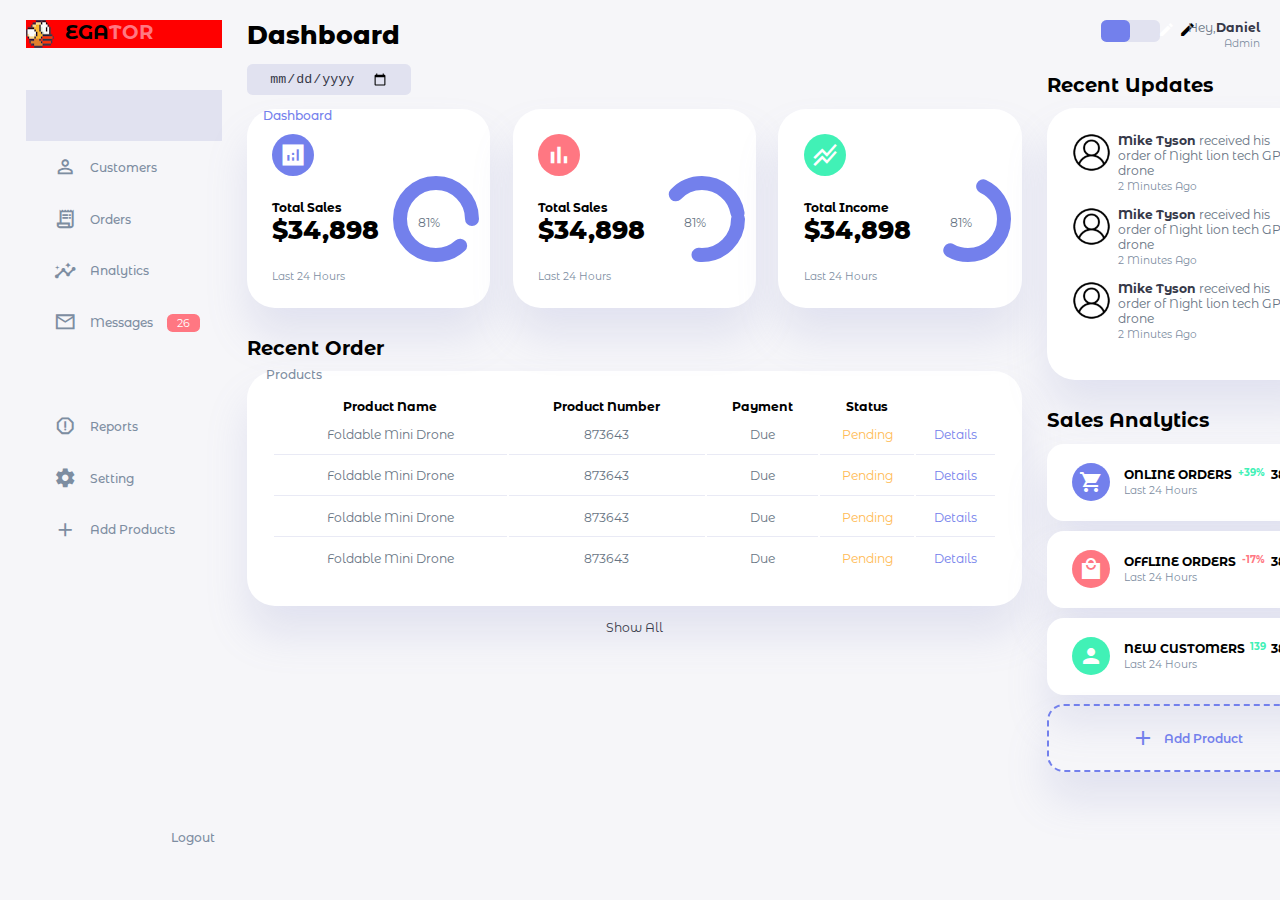
<file: index.html>
<!DOCTYPE html>
<html lang="en">
  <head>
    <meta charset="UTF-8" />
    <meta http-equiv="X-UA-Compatible" content="IE=edge" />
    <meta name="viewport" content="width=device-width, initial-scale=1.0" />
    <title>Admin Panel</title>

    <link rel="stylesheet" href="style.css" />

    <link
      href="https://fonts.googleapis.com/css2?family=Montserrat+Alternates:wght@300;400;500;700;800;900&family=Pacifico&display=swap"
      rel="stylesheet"
    />

    <link
      href="https://fonts.googleapis.com/icon?family=Material+Icons+Sharp"
      rel="stylesheet"
    />
  </head>
  <body>
    <div class="container">
      <aside>
        <div class="top">
          <div class="logo">
            <img src="./images/bird.png" alt="imgages" />
            <h2>EGA<span class="danger">TOR</span></h2>
          </div>

          <div class="close" id="close-btn">
            <span class="material-icons-sharp">close</span>
          </div>
        </div>

        <div class="sidebar">
          <a href="#" class="active">
            <span class="material-icons-sharp">grid_view</span>
            <h3>Dashboard</h3>
          </a>

          <a href="#">
            <span class="material-icons-sharp">person_outline</span>
            <h3>Customers</h3>
          </a>

          <a href="#">
            <span class="material-icons-sharp">receipt_long</span>
            <h3>Orders</h3>
          </a>

          <a href="#">
            <span class="material-icons-sharp">insights</span>
            <h3>Analytics</h3>
          </a>

          <a href="#">
            <span class="material-icons-sharp">mail_outline</span>
            <h3>Messages</h3>
            <span class="message_count">26</span>
          </a>

          <a href="#">
            <span class="material-icons-sharp">inventory</span>
            <h3>Products</h3>
          </a>

          <a href="#">
            <span class="material-icons-sharp">report_gmailerrorred</span>
            <h3>Reports</h3>
          </a>

          <a href="#">
            <span class="material-icons-sharp">settings</span>
            <h3>Setting</h3>
          </a>

          <a href="#">
            <span class="material-icons-sharp">add</span>
            <h3>Add Products</h3>
          </a>

          <a href="#" id="logout">
            <span class="material-icons-sharp">logout</span>
            <h3>Logout</h3>
          </a>
        </div>
      </aside>

      <main>
        <h1>Dashboard</h1>

        <div class="date">
          <input type="date" />
        </div>

        <div class="insight">
          <div class="sales">
            <span class="material-icons-sharp">analytics</span>
            <div class="middle">
              <div class="left">
                <h3>Total Sales</h3>
                <h1>$34,898</h1>
              </div>
              <div class="progress">
                <svg>
                  <circle cx="38" cy="38" r="36"></circle>
                </svg>

                <div class="number">
                  <p>81%</p>
                </div>
              </div>
            </div>

            <small class="text-muted">Last 24 Hours</small>
          </div>

          <div class="expenses">
            <span class="material-icons-sharp">bar_chart</span>
            <div class="middle">
              <div class="left">
                <h3>Total Sales</h3>
                <h1>$34,898</h1>
              </div>
              <div class="progress">
                <svg>
                  <circle cx="38" cy="38" r="36"></circle>
                </svg>

                <div class="number">
                  <p>81%</p>
                </div>
              </div>
            </div>

            <small class="text-muted">Last 24 Hours</small>
          </div>

          <div class="income">
            <span class="material-icons-sharp">stacked_line_chart</span>
            <div class="middle">
              <div class="left">
                <h3>Total Income</h3>
                <h1>$34,898</h1>
              </div>
              <div class="progress">
                <svg>
                  <circle cx="38" cy="38" r="36"></circle>
                </svg>

                <div class="number">
                  <p>81%</p>
                </div>
              </div>
            </div>

            <small class="text-muted">Last 24 Hours</small>
          </div>
        </div>

        <div class="recent-order">
          <h2>Recent Order</h2>
          <table>
            <thead>
              <tr>
                <th>Product Name</th>
                <th>Product Number</th>
                <th>Payment</th>
                <th>Status</th>
                <th></th>
              </tr>
            </thead>
            <tbody>
              <tr>
                <td>Foldable Mini Drone</td>
                <td>873643</td>
                <td>Due</td>
                <td class="warning">Pending</td>
                <td class="primary">Details</td>
              </tr>

              <tr>
                <td>Foldable Mini Drone</td>
                <td>873643</td>
                <td>Due</td>
                <td class="warning">Pending</td>
                <td class="primary">Details</td>
              </tr>

              <tr>
                <td>Foldable Mini Drone</td>
                <td>873643</td>
                <td>Due</td>
                <td class="warning">Pending</td>
                <td class="primary">Details</td>
              </tr>

              <tr>
                <td>Foldable Mini Drone</td>
                <td>873643</td>
                <td>Due</td>
                <td class="warning">Pending</td>
                <td class="primary">Details</td>
              </tr>

              <!-- <tr>
                            
                            <td>Foldable Mini Drone</td>
                            <td>873643</td>
                            <td>Due</td>
                            <td class="warning">Pending</td>
                            <td class="primary">Details</td>
                            
                        </tr> -->

              <!-- <tr>
                            
                            <td>Foldable Mini Drone</td>
                            <td>873643</td>
                            <td>Due</td>
                            <td class="warning">Pending</td>
                            <td class="primary">Details</td>
                            
                        </tr> -->
            </tbody>
          </table>

          <a href="#">Show All</a>
        </div>
      </main>

      <div class="right">
        <div class="top">
          <button id="menu-btn">
            <span class="material-icons-sharp">menu</span>
          </button>
          <div class="theme-toggler">
            <span class="material-icons-sharp active">light_mode</span>
            <span class="material-icons-sharp">dark_mode</span>
          </div>

          <div class="profile">
            <div class="info">
              <p>Hey,<b>Daniel</b></p>
              <small class="text-muted">Admin</small>
            </div>
            <div class="profile-photo">
              <img src="./images/profile.png" alt="" />
            </div>
          </div>
        </div>

        <div class="recent-updates">
          <h2>Recent Updates</h2>
          <div class="updates">
            <div class="update">
              <div class="profile-photo">
                <img src="./images/profile.png" alt="" />
              </div>
              <div class="message">
                <p>
                  <b>Mike Tyson</b> received his order of Night lion tech GPS
                  drone
                </p>
                <small class="text-muted">2 Minutes Ago</small>
              </div>
            </div>

            <div class="update">
              <div class="profile-photo">
                <img src="./images/profile.png" alt="" />
              </div>
              <div class="message">
                <p>
                  <b>Mike Tyson</b> received his order of Night lion tech GPS
                  drone
                </p>
                <small class="text-muted">2 Minutes Ago</small>
              </div>
            </div>

            <div class="update">
              <div class="profile-photo">
                <img src="./images/profile.png" alt="" />
              </div>
              <div class="message">
                <p>
                  <b>Mike Tyson</b> received his order of Night lion tech GPS
                  drone
                </p>
                <small class="text-muted">2 Minutes Ago</small>
              </div>
            </div>
          </div>
        </div>

        <div class="sales-analytics">
          <h2>Sales Analytics</h2>
          <div class="item online">
            <div class="icon">
              <span class="material-icons-sharp">shopping_cart </span>
            </div>
            <div class="right">
              <div class="info">
                <h3>ONLINE ORDERS</h3>
                <small class="text-muted">Last 24 Hours</small>
              </div>
              <h5 class="success">+39%</h5>
              <h3>3849</h3>
            </div>
          </div>

          <div class="item offline">
            <div class="icon">
              <span class="material-icons-sharp">local_mall </span>
            </div>
            <div class="right">
              <div class="info">
                <h3>OFFLINE ORDERS</h3>
                <small class="text-muted">Last 24 Hours</small>
              </div>
              <h5 class="danger">-17%</h5>
              <h3>3849</h3>
            </div>
          </div>

          <div class="item customers">
            <div class="icon">
              <span class="material-icons-sharp">person </span>
            </div>
            <div class="right">
              <div class="info">
                <h3>NEW CUSTOMERS</h3>
                <small class="text-muted">Last 24 Hours</small>
              </div>
              <h5 class="success">139</h5>
              <h3>3849</h3>
            </div>
          </div>

          <div class="item add-product">
            <div>
              <span class="material-icons-sharp">add</span>
              <h3>Add Product</h3>
            </div>
          </div>
        </div>
      </div>
    </div>

    <script src="script.js"></script>
  </body>
</html>
</file>
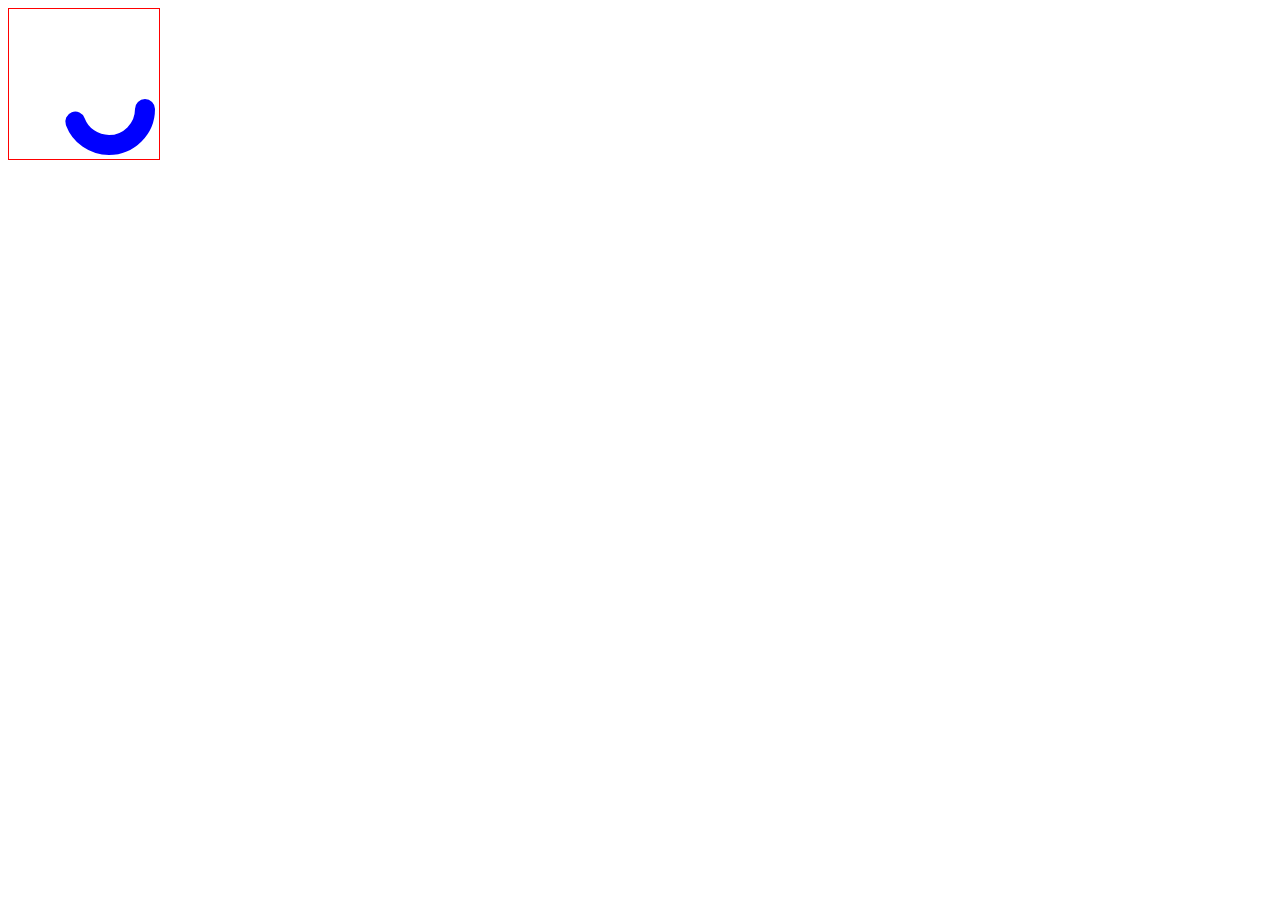
<file: prac.html>
<!DOCTYPE html>
<html lang="en">
  <head>
    <meta charset="UTF-8" />
    <meta http-equiv="X-UA-Compatible" content="IE=edge" />
    <meta name="viewport" content="width=device-width, initial-scale=1.0" />
    <title>Document</title>
    <link rel="stylesheet" href="style2.css" />
  </head>
  <body>
    <svg style="width: 150; height: 150">
      <circle cx="100" cy="100" r="36"></circle>
    </svg>
  </body>
</html>
</file>
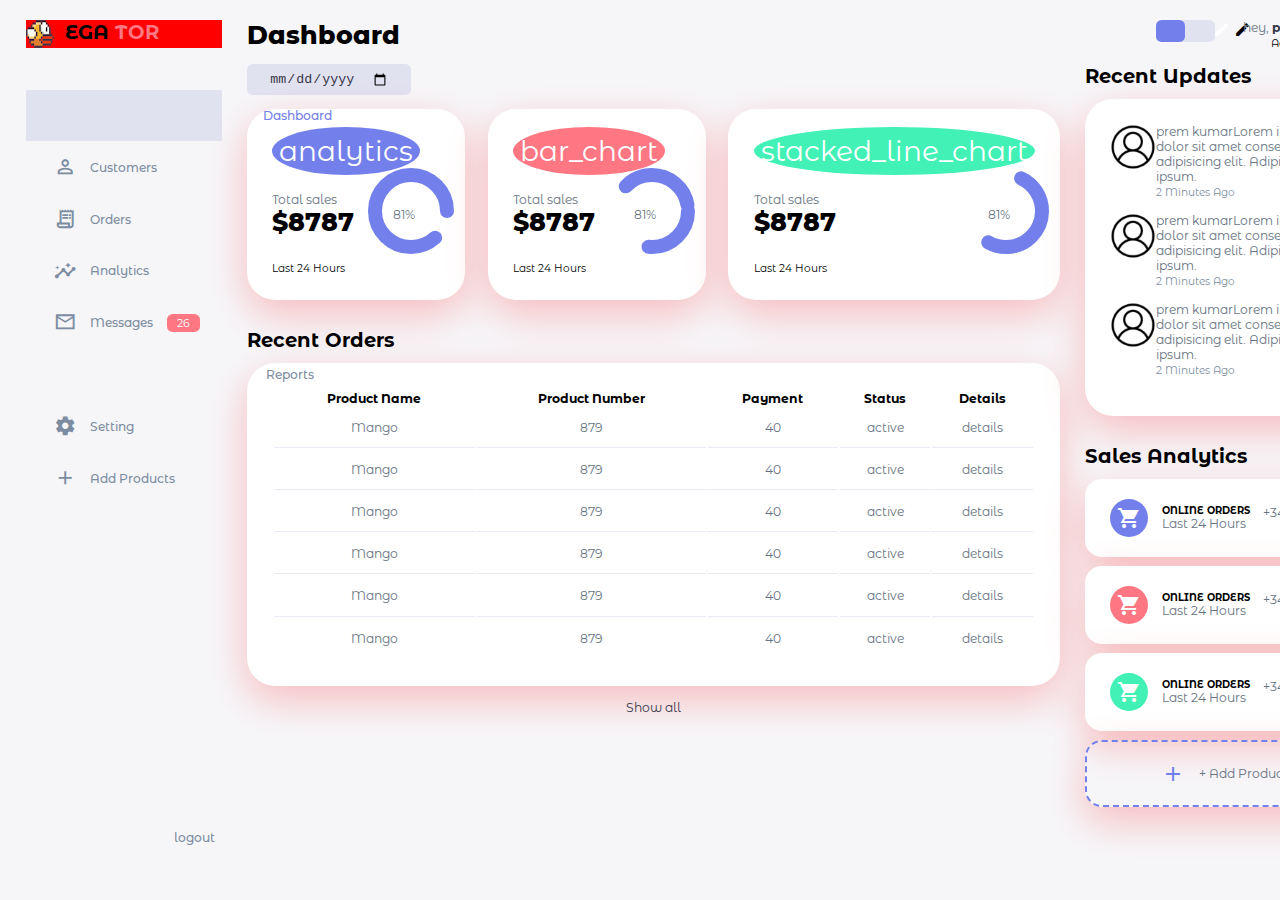
<file: practice.html>
<!DOCTYPE html>
<html lang="en">
  <head>
    <meta charset="UTF-8" />
    <meta http-equiv="X-UA-Compatible" content="IE=edge" />
    <meta name="viewport" content="width=device-width, initial-scale=1.0" />
    <title>Document</title>
    <link rel="stylesheet" href="practice.css" />
    <link
      href="https://fonts.googleapis.com/css2?family=Montserrat+Alternates:wght@300;400;500;700;800;900&family=Pacifico&display=swap"
      rel="stylesheet"
    />

    <link
      href="https://fonts.googleapis.com/icon?family=Material+Icons+Sharp"
      rel="stylesheet"
    />
  </head>
  <body>
    <div class="container">
      <aside>
        <div class="side_menu">
          <div class="top">
            <div class="logo">
              <img src="images/bird.png" alt="logo" />
              <h2>EGA <span class="danger">TOR</span></h2>
            </div>
            <div class="close" id="close-btn">
              <span class="material-icons-sharp"> close </span>
            </div>
          </div>

          <div class="side_menu_list">
            <a href="#" class="active">
              <span class="material-icons-sharp"> grid_view </span>
              <h3>Dashboard</h3>
            </a>
            <a href="#">
              <span class="material-icons-sharp"> person_outline </span>
              <h3>Customers</h3>
            </a>
            <a href="#">
              <span class="material-icons-sharp"> receipt_long </span>
              <h3>Orders</h3>
            </a>
            <a href="#">
              <span class="material-icons-sharp"> insights </span>
              <h3>Analytics</h3>
            </a>
            <a href="#">
              <span class="material-icons-sharp"> mail_outline </span>
              <h3>Messages</h3>
              <span class="message_count">26</span>
            </a>
            <a href="#">
              <span class="material-icons-sharp"> inventory </span>
              <h3>Reports</h3>
            </a>
            <a href="#">
              <span class="material-icons-sharp"> settings </span>
              <h3>Setting</h3>
            </a>

            <a href="#">
              <span class="material-icons-sharp"> add </span>
              <h3>Add Products</h3>
            </a>
            <a href="#" id="logout">
              <span class="material-icons-sharp"> logout </span>
              <h3>logout</h3>
            </a>
          </div>
        </div>
      </aside>

      <main>
        <h1>Dashboard</h1>

        <div class="date">
          <input type="date" />
        </div>

        <div class="main_header">
          <div class="sales">
            <span class="material_icon_sharp">analytics</span>

            <div class="main_row_content">
              <div class="main_row_content_value">
                <p>Total sales</p>
                <h1>$8787</h1>
              </div>

              <div class="progress_bar">
                <svg>
                  <circle cx="38" cy="38" r="36"></circle>
                </svg>
                <div class="number">
                  <p>81%</p>
                </div>
              </div>
            </div>
            <small class="text_muted">Last 24 Hours</small>
          </div>

          <div class="expenses">
            <span class="material_icon_sharp">bar_chart</span>

            <div class="main_row_content">
              <div class="main_row_content_value">
                <p>Total sales</p>
                <h1>$8787</h1>
              </div>

              <div class="progress_bar">
                <svg>
                  <circle cx="38" cy="38" r="36"></circle>
                </svg>
                <div class="number">
                  <p>81%</p>
                </div>
              </div>
            </div>
            <small class="text_muted">Last 24 Hours</small>
          </div>

          <div class="income">
            <span class="material_icon_sharp">stacked_line_chart</span>

            <div class="main_row_content">
              <div class="main_row_content_value">
                <p>Total sales</p>
                <h1>$8787</h1>
              </div>

              <div class="progress_bar">
                <svg>
                  <circle cx="38" cy="38" r="36"></circle>
                </svg>
                <div class="number">
                  <p>81%</p>
                </div>
              </div>
            </div>
            <small class="text_muted">Last 24 Hours</small>
          </div>
        </div>

        <div class="recent_order">
          <h2>Recent Orders</h2>

          <table>
            <thead>
              <tr>
                <th>Product Name</th>
                <th>Product Number</th>
                <th>Payment</th>
                <th>Status</th>
                <th>Details</th>
              </tr>
            </thead>
            <tbody>
              <tr>
                <td>Mango</td>
                <td>879</td>
                <td>40</td>
                <td>active</td>
                <td>details</td>
              </tr>
              <tr>
                <td>Mango</td>
                <td>879</td>
                <td>40</td>
                <td>active</td>
                <td>details</td>
              </tr>

              <tr>
                <td>Mango</td>
                <td>879</td>
                <td>40</td>
                <td>active</td>
                <td>details</td>
              </tr>
              <tr>
                <td>Mango</td>
                <td>879</td>
                <td>40</td>
                <td>active</td>
                <td>details</td>
              </tr>
              <tr>
                <td>Mango</td>
                <td>879</td>
                <td>40</td>
                <td>active</td>
                <td>details</td>
              </tr>
              <tr>
                <td>Mango</td>
                <td>879</td>
                <td>40</td>
                <td>active</td>
                <td>details</td>
              </tr>
            </tbody>
          </table>

          <a href="#">Show all</a>
        </div>
      </main>

      <div class="right_section">
        <div class="right_top">
          <button id="menu_btn">
            <span class="material-icons-sharp">menu</span>
          </button>
          <div class="theme_change">
            <span class="material-icons-sharp active">light_mode</span>
            <span class="material-icons-sharp">dark_mode</span>
          </div>

          <div class="user_name">
            <div class="info">
              <p>hey,<b> prem</b></p>
              <small>Admin</small>
            </div>

            <div class="profile_photo">
              <img src="images/profile.png" alt="profile" />
            </div>
          </div>
        </div>

        <div class="recent_updates">
          <h2>Recent Updates</h2>
          <div class="recent_updated_row">
            <div class="update">
              <div class="profile_photo">
                <img src="images/profile.png" alt="" />
              </div>
              <div class="message">
                <p>
                  <span class="recent_updates_name">prem kumar</span>Lorem ipsum
                  dolor sit amet consectetur adipisicing elit. Adipisci, ipsum.
                </p>
                <small class="text-muted">2 Minutes Ago</small>
              </div>
            </div>

            <div class="update">
              <div class="profile_photo">
                <img src="images/profile.png" alt="" />
              </div>
              <div class="message">
                <p>
                  <span class="recent_updates_name">prem kumar</span>Lorem ipsum
                  dolor sit amet consectetur adipisicing elit. Adipisci, ipsum.
                </p>
                <small class="text-muted">2 Minutes Ago</small>
              </div>
            </div>

            <div class="update">
              <div class="profile_photo">
                <img src="images/profile.png" alt="" />
              </div>
              <div class="message">
                <p>
                  <span class="recent_updates_name">prem kumar</span>Lorem ipsum
                  dolor sit amet consectetur adipisicing elit. Adipisci, ipsum.
                </p>
                <small class="text-muted">2 Minutes Ago</small>
              </div>
            </div>
          </div>
        </div>

        <div class="sales_analytics">
          <h2>Sales Analytics</h2>

          <div class="sales_analytics_in">
            <div class="sales_ana_row online">
              <div class="icon">
                <span class="material-icons-sharp"> shopping_cart </span>
              </div>
              <div class="right">
                <div class="sales_ana_col1">
                  <h5>ONLINE ORDERS</h5>
                  <p>Last 24 Hours</p>
                </div>
                <!-- <div class="sales_ana_col2"> -->
                <p>+34%</p>
                <!-- </div> -->
                <!-- <div class="sales_ana_col3"> -->
                <p>3849</p>
                <!-- </div> -->
              </div>
            </div>

            <div class="sales_ana_row offline">
              <div class="icon">
                <span class="material-icons-sharp"> shopping_cart </span>
              </div>
              <div class="right">
                <div class="sales_ana_col1">
                  <h5>ONLINE ORDERS</h5>
                  <p>Last 24 Hours</p>
                </div>
                <div class="sales_ana_col2">
                  <p>+34%</p>
                </div>
                <div class="sales_ana_col3">
                  <p>3849</p>
                </div>
              </div>
            </div>

            <div class="sales_ana_row customers">
              <div class="icon">
                <span class="material-icons-sharp"> shopping_cart </span>
              </div>
              <div class="right">
                <div class="sales_ana_col1">
                  <h5>ONLINE ORDERS</h5>
                  <p>Last 24 Hours</p>
                </div>
                <div class="sales_ana_col2">
                  <p>+34%</p>
                </div>
                <div class="sales_ana_col3">
                  <p>3849</p>
                </div>
              </div>
            </div>

            <div class="sales_ana_row add_product">
              <div>
                <span class="material-icons-sharp">add</span>
              </div>
              <p>+ Add Product</p>
            </div>
          </div>
        </div>
      </div>
    </div>

    <script src="practice.js"></script>
  </body>
</html>
</file>
<file: style.css>
:root{
    --color-primary: #7380ec;
    --color-danger: #ff7782;
    --color-success: #41f1b6;
    --color-warning: #ffbb55;
    --color-white: #fff;
    --color-info-light: #dce1eb;
    --color-info-dark: #7d8da1;
    --color-dark: #363949;
    --color-light:rgba(132, 139, 200, 0.18);
    --color-primary-variant: #111e88;
    --color-dark-variant: #677483;
    --color-background: #f6f6f9;

    --card-border-radius: 2rem;
    --border-radius-1 : 0.4rem;
    --border-radius-2 : 0.8rem;
    --border-radius-3 : 1.2rem;

    --card-padding: 1.8rem;
    --padding-1: 1.2rem;

    --box-shadow: 0 2rem 3rem var(--color-light);


}

 /* DARK THEME VARIABLE */

.dark-theme-variables {
    --color-background: #181a1e;
    --color-white : #202528;
    --color-dark : #edeffd;
    --color-dark-variant: #a3bdcc;
    --color-light: rgba(0,0,0,0.4);
    --box-shadow: 0 2rem 3rem var(--color-light);
}

*{
    margin: 0;
    padding: 0;
    outline: 0;
    appearance: none;
    border: 0;
    text-decoration: none;
    list-style: none;
    box-sizing: border-box;
}

html{
    font-size: 14px;
}

body{
    font-family: 'Montserrat Alternates', sans-serif;
    width: 100vw;
    height: 100vh;
    font-size: 0.88rem;
    background: var(--color-background);
    user-select: none;
    overflow-x: hidden;
    /* background: var(--color-dark); */
}

.container{
    display: grid;
    width: 96%;
    margin: 0 auto;
    gap: 1.8rem;
    grid-template-columns: 14rem auto 20rem;
}
a{
    color: var(--color-dark);
}

img{
    display: block;
    width: 100%;
}

h1{
    font-weight: 800;
    font-size: 1.8rem;
}

h2{
  
    font-size: 1.4rem;
}

h3{

    font-size: 0.87rem;
}

h4{

    font-size: 0.8rem;
}

h5{
    font-size: 0.7rem;
}

small{
    font-size: 0.75rem;
}

.profile-photo{
    width: 2.8rem;
    height: 2.8rem;
    border-radius: 50%;
    overflow: hidden;
}

.text-muted{
    color: var(--color-info-dark);
}

p{
    color: var(--color-dark-variant);
}

b{
    color: var(--color-dark);
}

.primary{
    color: var(--color-primary);
}

.danger{
    color: var(--color-danger);
}

.success{
    color: var(--color-success);
}

.warning{
    color: var(--color-warning);
}

/* //////////////   start of design ///////////////////////  */

aside{
    height: 100vh;
   
}

aside .top{

    background: red;
    display: flex;
    align-items: center;
    justify-content: space-between;
    margin-top: 1.4rem;
}

aside .logo{

    display: flex;
    gap: 0.8rem;
   
}

aside .logo img{
    width: 2rem;
    height: 2rem;
}

aside .close{
    display: none;
}

/* =============================== SIDE BAR  ===================== */


aside .sidebar{
    /* background: yellow; */
    display: flex;
    flex-direction: column;
    height: 86vh;
    position: relative;
    top: 3rem;
}

aside h3{
    font-weight: 500;
}

aside .sidebar a{
    display: flex;
    color: var(--color-info-dark);
    margin-left: 2rem;
    gap: 1rem;
    align-items: center;
    position: relative;
    height: 3.7rem;
    transition: all 300ms ease;
   
}

aside .sidebar a span{
    font-size: 1.6rem;
    transition: all 300ms ease;
}

#logout{
   
    position: absolute;
    right: 0.5rem;
    bottom: 0;

}

aside .sidebar a.active{
    background: var(--color-light);
    color: var(--color-primary);
    margin-left: 0;
}

 aside .sidebar a.active::before{
    content: "";
    width: 6px;
    height: 100%;
    background: var(--color-primary);
}


aside .sidebar a.active span{
    color: var(--color-primary);
    margin-left: calc(1rem - 3px);
}

aside .sidebar a:hover{
    color: var(--color-primary);

}

aside .sidebar a:hover span{
    margin-left: 1rem;
}

aside .sidebar .message_count{

    background: var(--color-danger);
    color: var(--color-white);
    padding: 2px 10px;
    font-size: 11px;
    border-radius: var(--border-radius-1);
}


/* =========== MEDIUM ================ */

main{
    margin-top: 1.4rem;

}

main .date{
    display: inline-block;
    background: var(--color-light);
    border-radius: var(--border-radius-1);
    margin-top: 1rem;
    padding: 0.5rem 1.6rem;
}

main .date input[type="date"] {
    background: transparent;
    color: var(--color-dark);
}

main .insight{
    display: grid;
    grid-template-columns: repeat(3, 1fr);
    gap: 1.6rem;
}

main .insight > div{
    background: var(--color-white);
    padding: var(--card-padding);
    border-radius: var(--card-border-radius);
    margin-top: 1rem;
    box-shadow: var(--box-shadow);
    transition: all 300ms ease;
    /* border: 1px solid red; */
}

main .insight > div:hover{

    box-shadow: none;

}

main .insight > div span{
    background: var(--color-primary);
    padding: 0.5rem;
    border-radius: 50%;
    color: var(--color-white);
    font-size: 2rem;
}

main .insight > div.expenses span{

    background: var(--color-danger);
}

main .insight > div.income span{

    background: var(--color-success);
}
main .insight > div .middle{
    display: flex;
    align-items: center;
    justify-content: space-between;
}
main .insight .progress{
    /* border: 1px solid green; */
    position: relative;
    width: 72px;
    height: 92px;
    border-radius: 50%;
    margin-left: 1rem;

}

main .insight svg{
    /* background: red; */
    width: 7rem;
    height: 7rem;
   
   
}
main .insight svg circle{
    fill: none;
    stroke: var(--color-primary);
    stroke-width: 14;
    stroke-linecap: round;
    transform: translate(5px, 5px);
    stroke-dasharray: 110;
    stroke-dashoffset: 92;
}

main .insight  .sales svg circle {
    stroke-dashoffset: -30;
    stroke-dasharray: 200;

}

main .insight  .expenses svg circle {
    stroke-dashoffset: 20;
    stroke-dasharray: 80;

}

main .insight .income svg circle {
    stroke-dashoffset: 35;
    stroke-dasharray: 110;

}

main .insight .progress .number{
    /* background: red; */
    position: absolute;
    top: 0;
    left: 0;
    height: 100%;
    width: 100%;
    display: flex;
    justify-content: center;
    align-items: center;

}


/* ================ RECENT ORDERS ========================= */

main .recent-order{
    margin-top: 2rem;
}

main .recent-order h2{
    margin-bottom: 0.8rem;
}

main .recent-order table{
    background: var(--color-white);
    width: 100%;
    border-radius: var(--card-border-radius);
    padding: var(--card-padding);
    text-align: center;
    box-shadow: var(--box-shadow);

}

main .recent-order table:hover{
    box-shadow: none;
}

main table tbody td{
    height: 2.8rem;
    border-bottom: 1px solid var(--color-light);
    color: var(--color-dark-variant);
}

main table tbody tr:last-child td{

    border: none;
}


main .recent-order a{
    display: block;
    text-align: center;
    padding: 1rem;
}

/* ============= RIGHT  ================================== */

.right{
    margin-top: 1.4rem;
}

.right .top{
    display: flex;
    justify-content: end;
    gap: 2rem;
    /* background: gray; */

}
.right .top button{
    display: none;
}

.right .theme-toggler{
    background: var(--color-light);
    display: flex;
    justify-content: space-between;
    /* border: 1px solid red; */
    align-items: center;
    height: 1.6rem;
    width: 4.2rem;
    cursor: pointer;
    border-radius: var(--border-radius-1);
}

.right .theme-toggler span{
    /* border: 1px solid blue; */
    font-size: 1.2rem;
    width: 50%;
    height: 100%;
    display: flex;
    align-items: center;
    justify-content: center;


}

.right .theme-toggler span.active {
    background: var(--color-primary);
    color: white;
    border-radius: var(--border-radius-1);
}

.right .top .profile{
    display: flex;
    gap: 2rem;
    text-align: right;
}

/* ============== RECENT UPDATES ==================== */
.right .recent-updates{
    margin-top: 1rem;
}

.right .recent-updates h2{
    margin-bottom: 0.8rem;
}

.right .recent-updates .updates{
    background: var(--color-white);
    padding: var(--card-padding);
    border-radius: var(--card-border-radius);
    box-shadow: var(--box-shadow);
    transition: all 300ms ease;
}

.right .recent-updates .updates:hover{
    box-shadow: none;
    
}

.right .recent-updates .updates .update{
    display: grid;
    grid-template-columns: 20% auto;
    margin-bottom: 1rem;
    /* background: #41f1b6; */

}

/* =============== SALES ANALYTICS  ======================== */

.right .sales-analytics{
    margin-top: 2rem;
}

.right .sales-analytics h2{
    margin-bottom: 0.8rem;
}

.right .sales-analytics .item{
    background: var(--color-white);
    display: flex;
    align-items: center;
    gap: 1rem;
    margin-bottom: 0.7rem;
    padding: 1.4rem var(--card-padding);
    border-radius: var(--border-radius-3);
    box-shadow: var(--box-shadow);
    transition: all 300ms ease;
}

.right .sales-analytics .item:hover{
    box-shadow: none;
}

.right .sales-analytics .item .right{
    display: flex;
    justify-content: space-between;
    align-items: flex-start;
    margin: 0;
    width: 100%;
}

.right .sales-analytics .item .icon{
    padding: 0.5rem;
    color: var(--color-white);
    border-radius: 50%;
    background: var(--color-primary);
    display: flex;
}

.right .sales-analytics .item.offline .icon{
    background: var(--color-danger);
}

.right .sales-analytics .item.customers .icon{
    background: var(--color-success);
}

.right .sales-analytics .add-product {
    background-color: transparent;
    border: 2px dashed var(--color-primary);
    color: var(--color-primary);
    display: flex;
    align-items: center;
    justify-content: center;
}

.right .sales-analytics .add-product div{
    display: flex;
    align-items: center;
    gap: 0.6rem;
}

.right .sales-analytics .add-product div h3{
   font-weight: 600;
}

/* ================= MEDIA QUERIES FOR TABLET============================== */

@media screen and (max-width: 1200px) {
  
    .container{
       
        width: 94%;
        grid-template-columns: 7rem auto 20rem;
    }

    aside .logo h2{
        display: none;
    }

    aside .sidebar h3{
        display: none;
    }

    aside .sidebar a{

        width: 5.6rem;
       
    }

    aside .sidebar a:last-child{
        position: relative;
        margin-top: 1.8rem;
    }

    main .insight{
        grid-template-columns: 1fr;
        gap: 0;
    }

    main .recent-order{
        width: 94%;
        position: absolute;
        left: 50%;
        transform: translateX(-50%);
        /* margin: 2rem 0 0 8.8rem; */
    }

    main .recent-order table{
        width: 83vw;
    }

}

/* ========== MEDIA QUERIES PHONE==================== */

@media screen and (max-width: 600px){

    .container{
        width: 100%;
        grid-template-columns: 1fr;
    }

    aside{
        position: fixed;
        left: -100%;
        background: var(--color-white);
        width: 18rem;
        z-index: 3;
        box-shadow: 1rem 3rem 4rem var(--color-light);
        height: 100vh;
        padding-right: var(--card-padding);
        display: none;
        animation: showMenu 400ms ease forwards;

    }

    @keyframes showMenu {
        to{
            left: 0;
        }
    }

    aside .logo{
        margin-left: 1rem;
    }
    aside .logo h2{
        display: inline;
    }

    aside .sidebar h3{
        display: inline;
    }

    aside .sidebar a{
        width: 100%;
        height: 3.4rem;
    }

    aside .sidebar a:last-child{
        position: absolute;
        bottom: 5rem;
    }

    aside .close{
        display: inline-block;
        cursor: pointer;
    }


    main {
        margin-top: 8rem;
        padding: 0 1rem;
    }

    main .recent-order{
        position: relative;
        margin: 3rem 0 0 0;
        width: 100%;
    }

    main .recent-order table{
        width: 100%;
        margin: 0;
    }

    .right{
        width: 94%;
        margin: 0 auto 4rem;
    }

    .right .top{

        /* border: 1px solid salmon; */
        position: fixed;
        top: 0;
        left: 0;
        align-items: center;
        padding: 0 0.8rem;
        height: 4.6rem;
        background: var(--color-white);
        width: 100%;
        margin: 0;
        z-index: 2;
        box-shadow: 0 1rem 1rem var(--color-light);
    }

    .right .top .theme-toggler {
        width: 4.4rem;
        position: absolute;
        left: 66%;

    }

    .right .profile .info{
        display: none;
    }
    .right .top button{
        /* border: 1px solid yellow; */
        display: inline-block;
        background: transparent;
        cursor: pointer;
        color: var(--color-dark);
        position: absolute;
        left: 1rem;
    }

    .right .top button span{
        font-size: 2rem;
    }
    
}
</file>
<file: style2.css>
circle{
    fill: none;
    stroke-width: 20px;
    stroke: blue;
    stroke-linecap: round;
    stroke-dashoffset: 30;
    stroke-dasharray: 130;

}

svg{
    border: 1px solid red;
}
</file>
<file: practice.css>
:root{
    --color-primary: #7380ec;
    --color-danger2: #ff7782;
    --color-success: #41f1b6;
    --color-warning: #ffbb55;
    --color-white: #fff;
    --color-info-light: #dce1eb;
    --color-info-dark: #7d8da1;
    --color-dark: #363949;
    --color-light:rgba(132, 139, 200, 0.18);
    --color-primary-variant: #111e88;
    --color-dark-variant: #677483;
    --color-background: #f6f6f9;

    --card-border-radius: 2rem;
    --border-radius-1 : 0.4rem;
    --border-radius-2 : 0.8rem;
    --border-radius-3 : 1.2rem;

    --card-padding: 1.8rem;
    --padding-1: 1.2rem;

    --box-shadow: 0 2rem 3rem var(--color-light);
    --box-shadow2: 0 1rem 3rem rgba(255, 0, 0, 0.241);

}
/* Dark theme variable */

.dark-theme-variable{
    --color-background: #181a1e;
    --color-white : #202528;
    --color-dark: #edeffd;
    --color-dark-variant: #a3bdcc;
    --color-light: rgba(0,0,0,0.4);
    --box-shadow: 0 2rem 3rem var(--color-light);
}


a{
    text-decoration: none;
}

*{
    margin: 0;
    padding: 0;
    outline: 0;
    box-sizing: border-box; 
    appearance: none;
    text-decoration: none;
    list-style: none;
    border: 0;
}

html{
    font-size: 14px;
}

body{
    font-family: 'Montserrat Alternates',sans-serif;
    width: 100%;
    height: 100vh;
    font-size: 0.88rem;
    background: var(--color-background);
    user-select: none;
    overflow-x: hidden;
}


/*               CONTAINER                   */

.container{
   display: grid;
   width: 96%;
    margin: 0 auto;
    gap: 1.8rem;
    grid-template-columns: 14rem auto 20rem;
    /* background-color: #f6f6f9; */
}

a{
    color: var(--color-dark);
}

img{
    display: block;
    width: 100%;
}

h1{
    font-weight: 800;
    font-size: 1.8rem;
}

h2{
  
    font-size: 1.4rem;
}

h3{

    font-size: 0.87rem;
}

h4{

    font-size: 0.8rem;
}

h5{
    font-size: 0.7rem;
}

small{
    font-size: 0.75rem;
}


.profile-photo{
    width: 2.8rem;
    height: 2.8rem;
    border-radius: 50%;
    overflow: hidden;
}

.text-muted{
    color: var(--color-info-dark);
}

p{
    color: var(--color-dark-variant);
}

b{
    color: var(--color-dark);
}

.primary{
    color: var(--color-primary);
}

.danger{
    color: var(--color-danger2);
}

.success{
    color: var(--color-success);
}

.warning{
    color: var(--color-warning);
}
    
/* ///////////////   LEFT PART ///////////////// */

aside{
    height: 100vh;
    
    
}

aside .top{
    background: red;
    display: flex;
    align-items: center;
    justify-content: space-between;
    margin-top: 1.4rem;   
}

aside .logo{
    display: flex;
    gap: 0.8rem;
}

aside .logo img{
    width: 2rem;
    height: 2rem;
}

aside .close{
    display: none;
}

aside .side_menu_list{
    display: flex;
    flex-direction: column;
    height: 86vh;
    position: relative;
    top: 3rem;
}

aside h3{
    font-weight: 500;
}

aside .side_menu_list a {
    display: flex;
    color: var(--color-info-dark);
    margin-left: 2rem;
    gap: 1rem;
    align-items: center;
    position: relative;
    height: 3.7rem;
    transition: all 300ms ease;

}

aside .side_menu_list a span{
    font-size: 1.6rem;
    transition: all 300ms ease;
}

#logout{
    position: absolute;
     right: 0.5rem;
     bottom: 0;

}

aside .side_menu_list a.active{
    background: var(--color-light);
    color: var(--color-primary);
    margin-left: 0;
}
aside .side_menu_list a.active::before{
    content: "";
    width: 6px;
    height: 100%;
    background-color: var(--color-primary);
}

aside .side_menu_list a.active span{
    color: var(--color-primary);
    margin-left: calc(1rem - 3px);
}

aside .side_menu_list a:hover{
    color: var(--color-primary);
}
aside .side_menu_list a:hover span{
    margin-left: 1rem;
}

aside .side_menu_list .message_count{
    background: var(--color-danger2);
    color: var(--color-white);
    padding: 2px 10px;
    font-size: 11px;
    border-radius: var(--border-radius-1);
}

/* ======================== MAIN CONTENT ========= */

main{
    margin-top: 1.4rem;
}
main .date{
    display: inline-block;
    background: var(--color-light);
    border-radius: var(--border-radius-1);
    margin-top: 1rem;
    padding: 0.5rem 1.6rem;
}
main .date input[type="date"]{
    background: transparent;
    color: var(--color-dark);
}

main .main_header{
    display: grid;
    grid-template-columns: repeat(3, 1fr);
    gap: 1.6rem;
}

main .main_header > div{
    background: var(--color-white);
    padding: var(--card-padding);
    border-radius: var(--card-border-radius);
    margin-top: 1rem;
    box-shadow: 0 1rem 3rem rgba(255, 0, 0, 0.241);
    transition: all 300ms ease;
}

main .main_header > div:hover{
    box-shadow: none;
}
main .main_header > div span{
    background: var(--color-primary);
    padding: 0.5rem;
    border-radius: 50%;
    color: var(--color-white);
    font-size: 2rem;
}

main .main_header > div.expenses span{
    background: var(--color-danger2);

}

main .main_header > div.income span{
    background: var(--color-success);
    
}

main .main_header > div .main_row_content{
    display: flex;
    align-items: center;
    justify-content: space-between;
}

main .main_header .progress_bar{
    position: relative;
    width: 72px;
    height: 92px;
    border-radius: 50%;
    margin-left: 1rem;
}

main .main_header svg{
    width: 7rem;
    height: 7rem;
}
main .main_header svg circle{
    fill: none;
    stroke: var(--color-primary);
    stroke-width: 14;
    stroke-linecap: round;
    transform: translate(5px, 5px);
    stroke-dasharray: 110;
    stroke-dashoffset: 92;
}

main .main_header .sales svg circle{
    stroke-dashoffset: -30;
    stroke-dasharray: 200;
}

main .main_header .expenses svg circle{
    stroke-dashoffset: 20;
    stroke-dasharray: 80;
}
main .main_header .income svg circle{
    stroke-dashoffset: 35;
    stroke-dasharray: 110;
}

main .main_header .progress_bar .number{
    position: absolute;
    top: 0;
    left: 0;
    height: 100%;
    width: 100%;
    display: flex;
    justify-content: center;
    align-items: center;

}

/* ================= RECENT ORDERS =========== */

main .recent_order{
    margin-top: 2rem;
}
main .recent_order h2{
    margin-bottom: 0.8rem;
}
main .recent_order table{
    background: var(--color-white);
    width: 100%;
    border-radius: var(--card-border-radius);
    padding: var(--card-padding);
    text-align: center;
    box-shadow: 0 1rem 3rem rgba(255, 0, 0, 0.241);
    
}

main .recent_order table:hover{
    box-shadow: none;
}

main table tbody td{
    height: 2.87rem;
    border-bottom: 1px solid var(--color-light);
    color: var(--color-dark-variant);
}

main table tbody tr:last-child td{
    border: none;
}
main .recent_order a{
    display: block;
    text-align: center;
    padding: 1rem;
}

.right_section{
    margin-top: 1.4rem;
}

.right_section .right_top{
    display: flex;
    justify-content: end;
    gap: 2rem;
}

.right_section .right_top button{
    display: none;
}

.right_section .theme_change{
    background: var(--color-light);
    display: flex;
    justify-content: space-between;
    align-items: center;
    height: 1.6rem;
    width: 4.2rem;
    cursor: pointer;
    border-radius: var(--border-radius-1);
}
.right_section .theme_change span{
    font-size: 1.2rem;
    width: 50%;
    height: 100%;
    display: flex;
    align-items: center;
    justify-content: center;
}

.right_section .theme_change span.active{
    background: var(--color-primary);
    color:white;
    border-radius: var(--border-radius-1);
}

.right_section .right_top .user_name{
    display: flex;
    gap: 2rem;
    text-align: right;
}
.right_section .right_top .user_name .profile_photo{
    width: 30px;
    height: 30px;
}
.right_section .right_top .user_name .profile_photo img{
    width: 100%;
    height: 100%;
}

/* ================= RECENT UPDATES ========== */
.right_section .recent_updates{
    margin-top: 1rem;
}

.right_section .recent_updates h2{
    margin-bottom: 0.8rem;
}

.right_section .recent_updates .recent_updated_row{

    background: var(--color-white);
    padding: var(--card-padding);
    border-radius: var(--card-border-radius);
    box-shadow: var(--box-shadow2);
    transition: all 300ms ease;
}

.right_section .recent_updates .recent_updated_row:hover{
    box-shadow: none;
}

.right_section .recent_updates .recent_updated_row .update{
    display: grid;

    /* \\\\\\\\\\\\\\\\\\\\\\\\ */

    grid-template-columns: 20% auto;        
    margin-bottom: 1rem;
}

/* Sales Analytics */
.right_section .sales_analytics{
    margin-top: 2rem;
}

.right_section .sales_analytics h2{
    margin-bottom: 0.8rem;
}

.right_section .sales_analytics .sales_ana_row{
    background: var(--color-white);
    display: flex;
    align-items: center;
    gap: 1rem;
    margin-bottom: 0.7rem;
    padding: 1.4rem var(--card-padding);
    border-radius: var(--border-radius-3);
    box-shadow: var(--box-shadow2);
    transition: all 300ms ease;
}
.right_section .sales_analytics .sales_ana_row:hover{
    box-shadow: none;
}

.right_section .sales_analytics .sales_ana_row .right{
    display: flex;
    justify-content: space-between;
    align-items: flex-start;
    margin: 0;
    width: 100%;
}
.right_section .sales_analytics .sales_ana_row .icon{
    padding: 0.5rem;
    color: var(--color-white);
    border-radius: 50%;
    background: var(--color-primary);
    display: flex;
}
.right_section .sales_analytics .sales_ana_row.offline .icon{
    background: var(--color-danger2);
}
.right_section .sales_analytics .sales_ana_row.customers .icon{
    background: var(--color-success);
}
.right_section .sales_analytics .add_product{
    background-color: transparent;
    border: 2px dashed var(--color-primary);
    color: var(--color-primary);
    display: flex;
    align-items: center;
    justify-content: center;
}

.right_section .sales_analytics .add_product > div{
 
    display: flex;
    align-items: center;
    gap: 0.6rem;
}
.right_section .sales_analytics .add_product > div h3{
 
    font-weight: 600;
}

/* ========== Media queries for tablet ======= */

@media screen and (max-width: 1200px){
    .container{
        width: 94%;
        grid-template-columns: 6rem auto 18rem;
    }

    aside .logo h2{
        display: none;
    }

    aside .side_menu_list h3{
        display: none;
    }

    aside .side_menu_list a{
        width: 5.6rem;
    }

    aside .side_menu_list a:last-child{
        position: relative;
        margin-top: 1.8rem;
    }

    main .main_header{
        grid-template-columns: 1fr;
        gap: 0;
    }

    main .recent_order{
        width: 94%;
        position: absolute;
        left: 50%;
        transform: translateX(-50%);
    }
    main .recent_order table{
        width: 57vw;
    }

    .right_section .recent_updates .recent_updated_row .update{
      display: flex;
      flex-direction: column;
      flex-wrap: nowrap;
   
      

    }

    .right_section .recent_updates .recent_updated_row .update .profile_photo{
       width: 50px;
       height: 50px;
       margin: 0 auto;
  
      }
      .right_section .recent_updates .recent_updated_row .update  .recent_updates_name{
        font-size: 1.2rem;
        color: black;
        font-style: bold;
        word-spacing: normal;
        font-family: serif;
      }
    .right_section .recent_updates .recent_updated_row .update .profile_photo img{
        width: 100%;
        height: 100%;
   
    }
}

/* MEDIA queries  for phone */
@media screen and (max-width: 800px){
    .container{
        width: 100%;
        grid-template-columns: 1fr;
    }

    aside{
        position: fixed;
        left: -100%;
        background: var(--color-white);
        width: 18rem;
        z-index: 3;
        box-shadow: 1rem 3rem 4rem var(--color-light);
        height: 100vh;
        padding-right: var(--card-padding);
        display: none;
        animation: showmenu 400ms ease forwards;
    }

    @keyframes showmenu {
        to{
            left: 0;
        }
    }

    aside .logo{
        margin-left: 1rem;
    }
    aside .logo h2{
        display: inline;
    }

    aside .side_menu_list h3{
        display: inline;
    }

    aside .side_menu_list a{
        width: 100%;
        height: 3.4rem;
    }

    aside .side_menu_list a:last-child{
        position: absolute;
        bottom: 5rem;
    }

    aside .close{
        display: inline-block;
        cursor: pointer;
    }

    main{
        margin-top: 8rem;
        padding: 0 1rem;
    }
    main .recent_order{
        position: relative;
        margin: 3rem 0 0 0;
        width: 100%;
    }
    main .recent_order table{
        width: 100%;
        margin: 0;
    }

    .right_section .right_top{
        position: fixed;
        top: 0;
        left: 0;
        align-items: center;
        padding: 0 0.8;
        height: 4.6rem;
        background: var(--color-white);
        width: 100%;
        margin: 0;
        z-index: 2;
        box-shadow: 0 1rem 1rem var(--color-light);
    }

    .right_section .right_top .theme_change{
        width: 4.4rem;
        position: absolute;
        left: 66%;
    }

    .right_section .user_name .info{
        display: none;
    }

    .right_section .right_top button{
        display: inline-block;
        background: transparent;
        cursor: pointer;
        color: var(--color-dark);
        position: absolute;
        left: 1rem;
    }

    .right_section .right_top button span{
        font-size: 2rem;
    }
    .right_section .recent_updates .recent_updated_row{
        margin: 0 1rem;
    }
    .sales_analytics .sales_analytics_in{
        margin: 0 1rem;
    }
}
</file>
